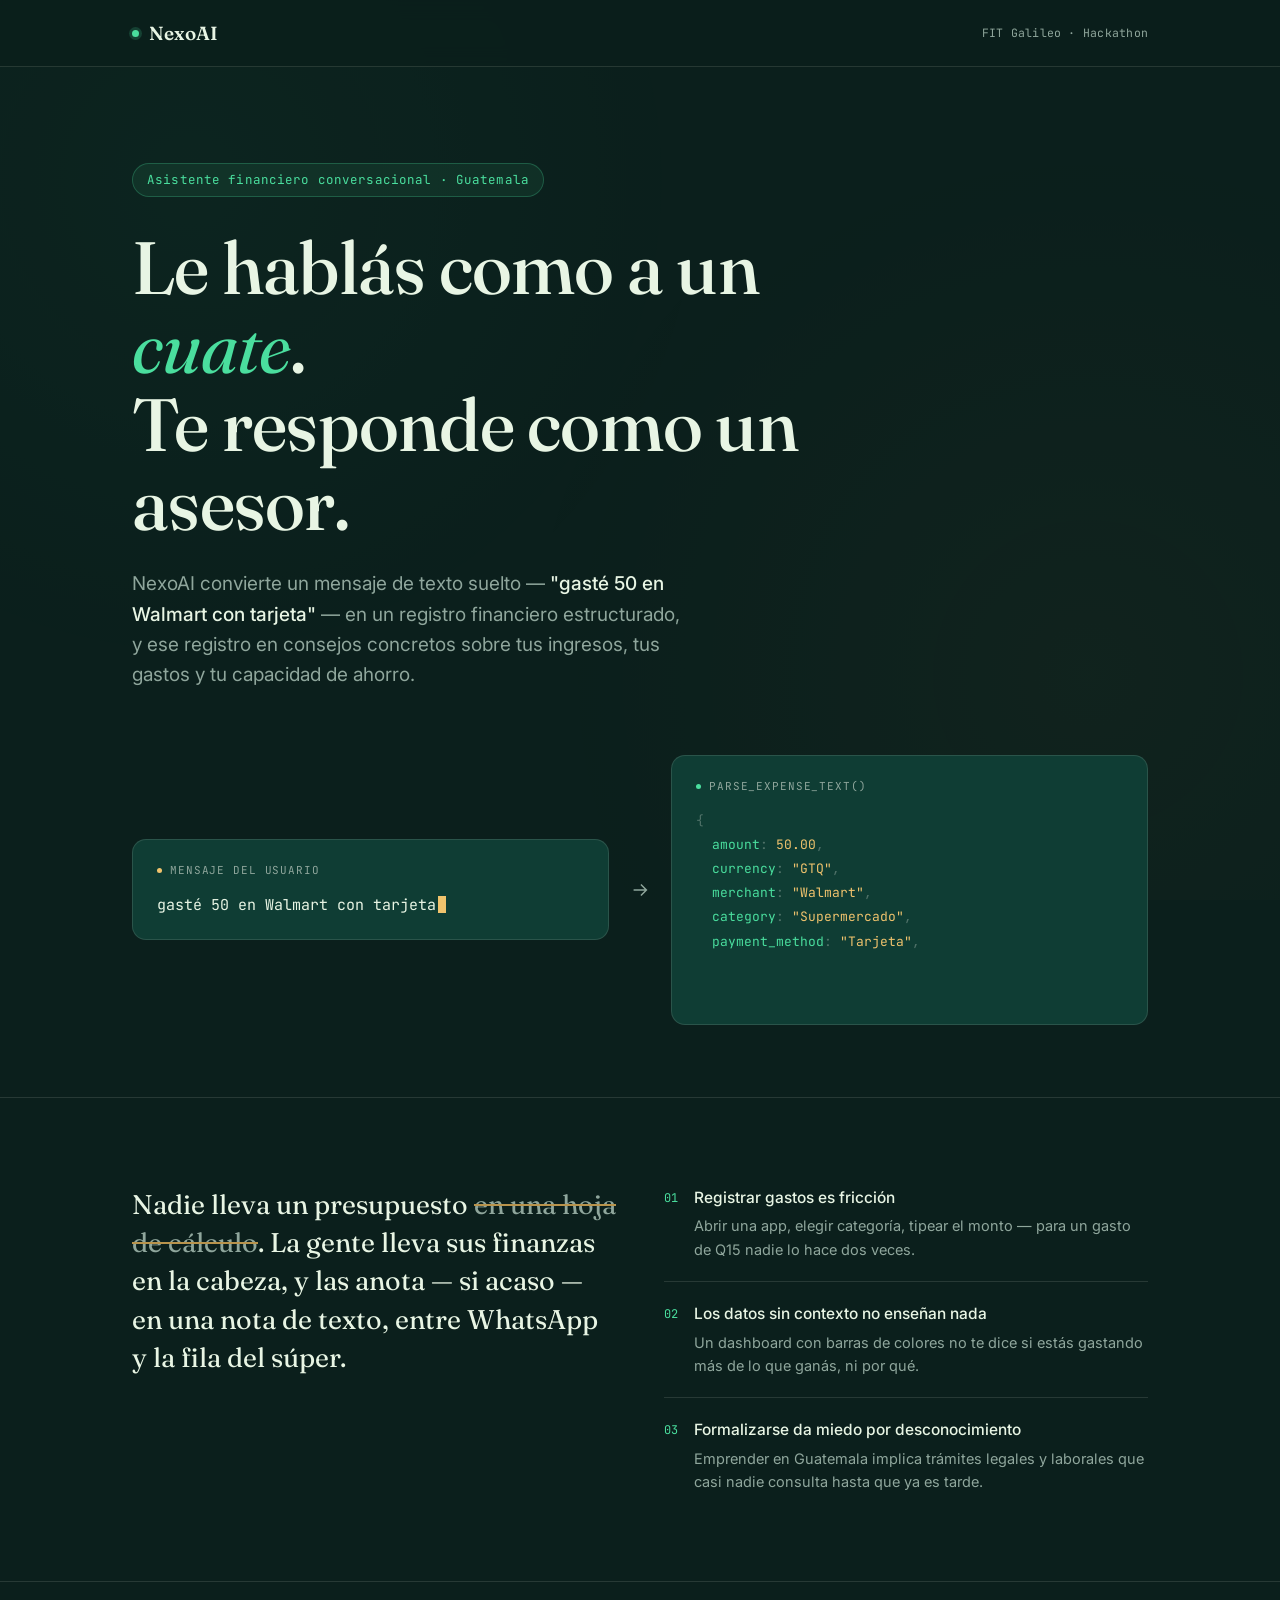
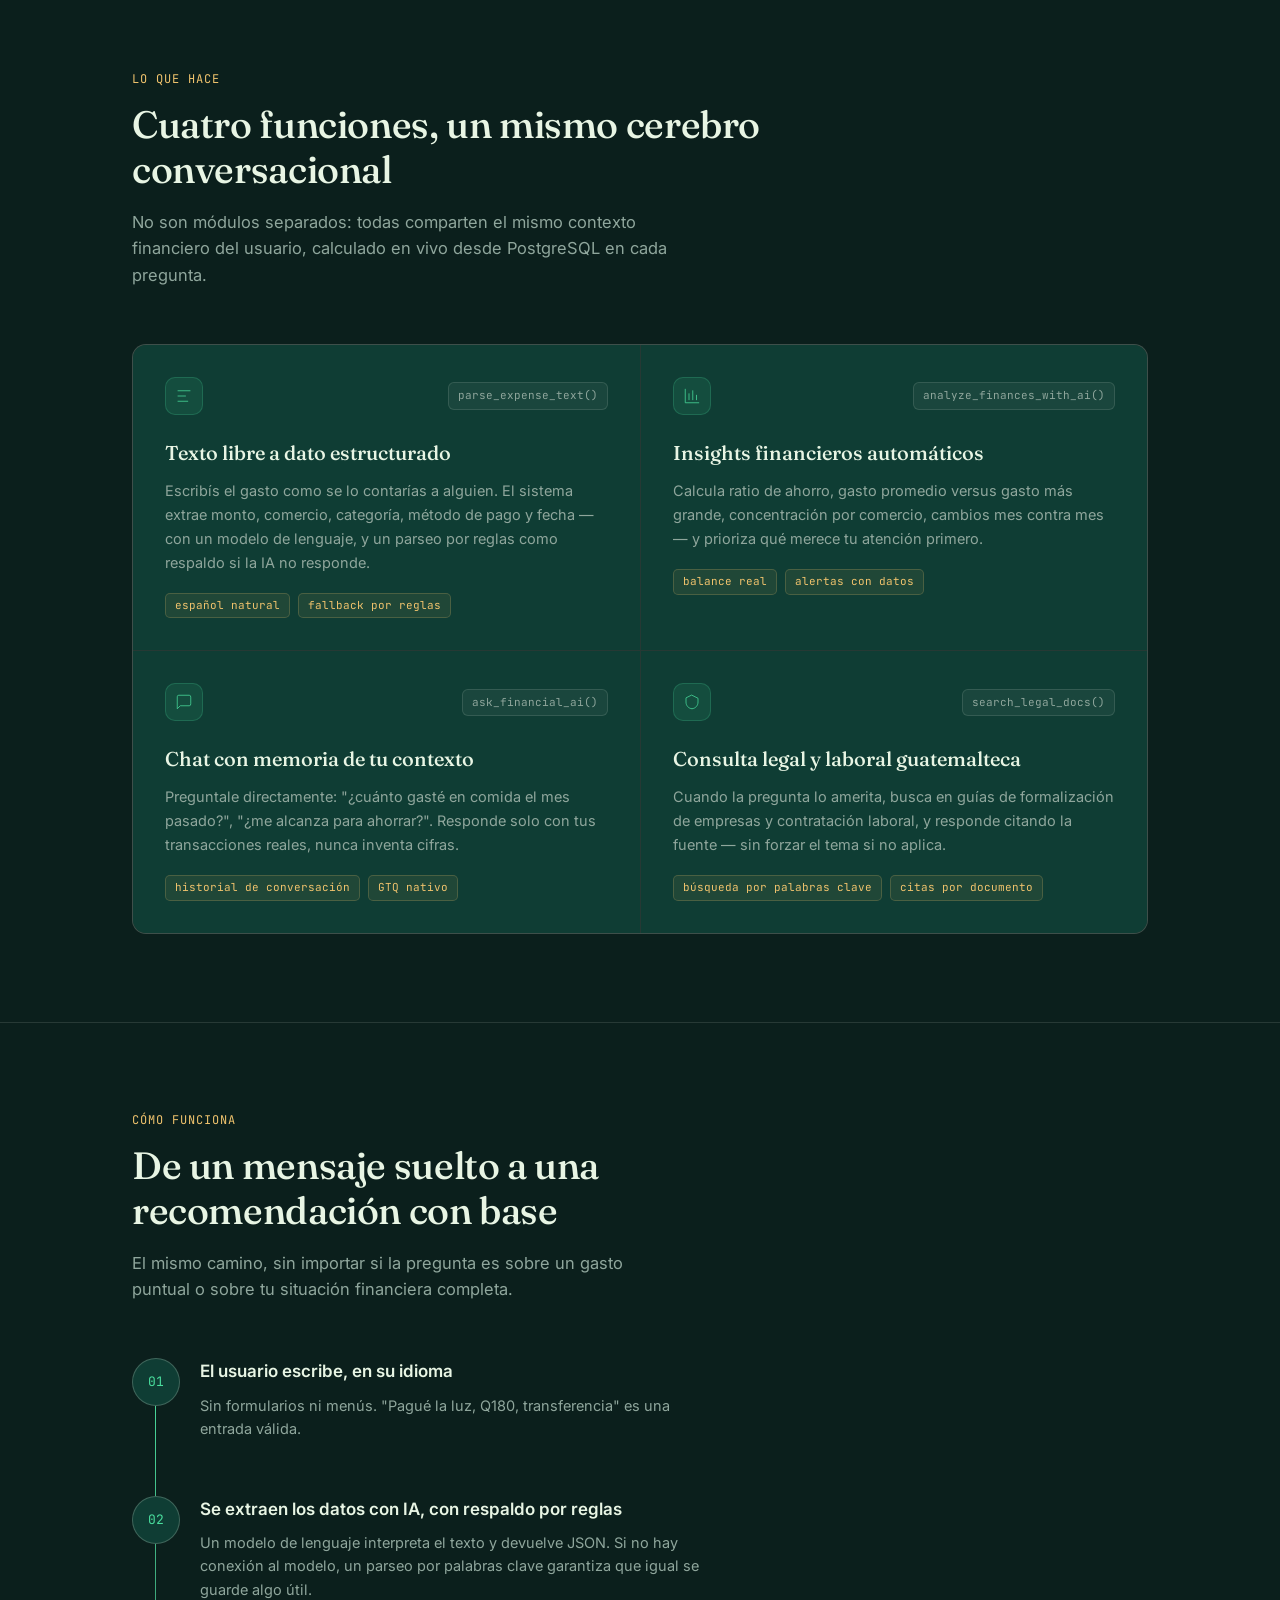
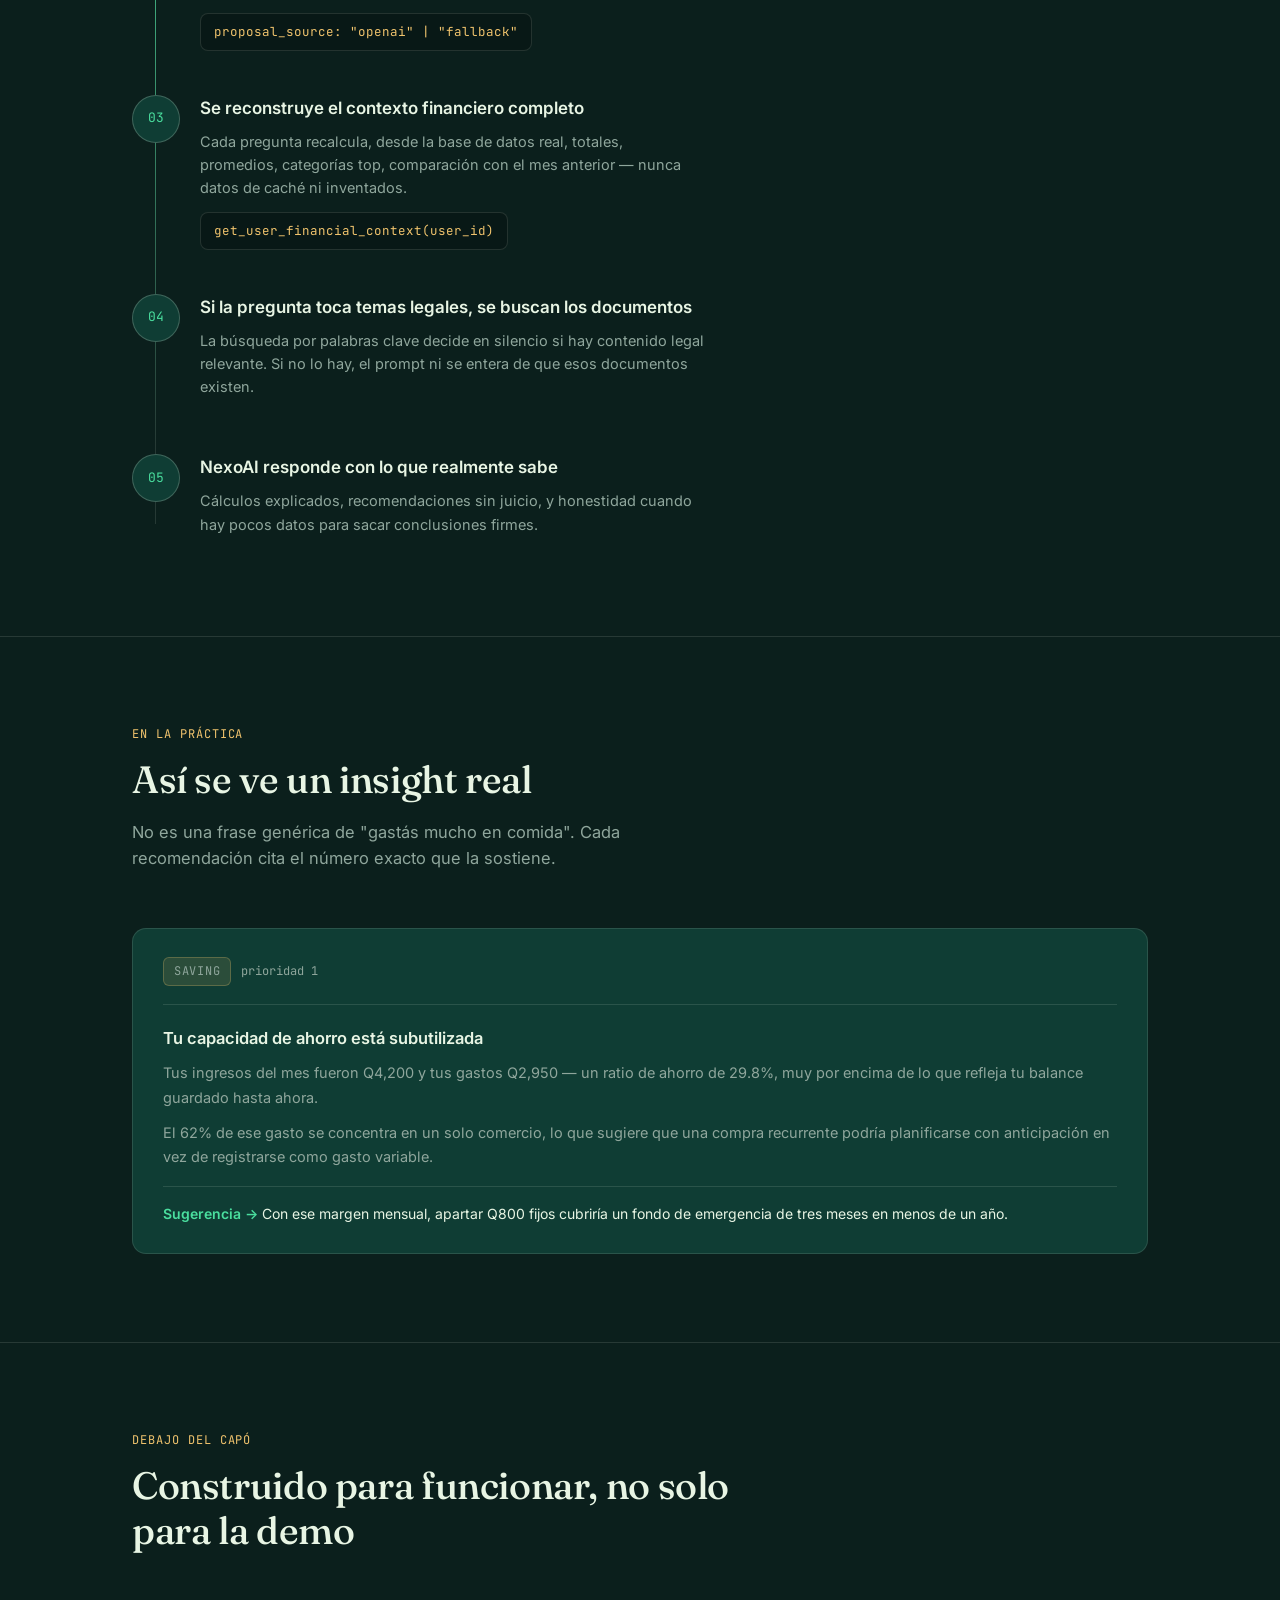
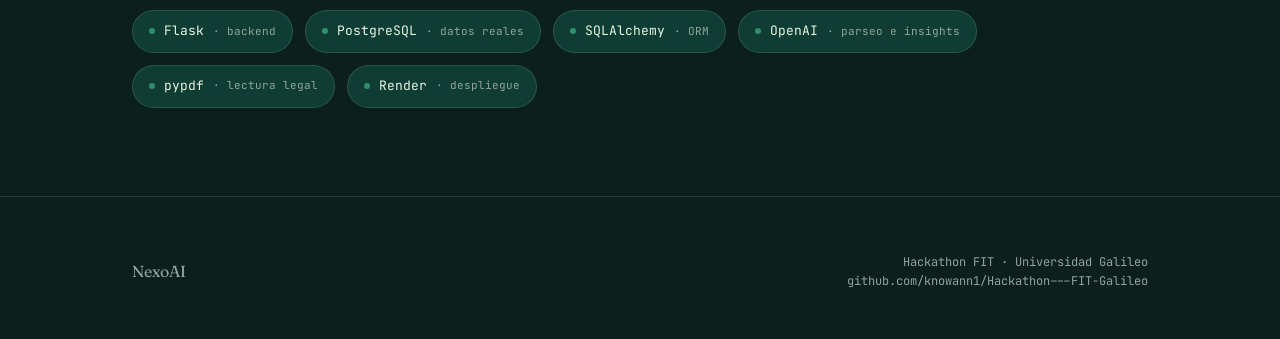
<file: que-es-nexoai.html>
<!DOCTYPE html>
<html lang="es">
<head>
<meta charset="UTF-8">
<meta name="viewport" content="width=device-width, initial-scale=1.0">
<title>Qué es NexoAI</title>
<link rel="preconnect" href="https://fonts.googleapis.com">
<link rel="preconnect" href="https://fonts.gstatic.com" crossorigin>
<link href="https://fonts.googleapis.com/css2?family=Fraunces:opsz,wght@9..144,300;9..144,400;9..144,500;9..144,600&family=Inter:wght@400;500;600&family=JetBrains+Mono:wght@400;500&display=swap" rel="stylesheet">
<style>

  :root{
    --bg: #0B1F1C;
    --surface: #0F3D34;
    --surface-2: #123f36;
    --line: rgba(232,245,228,0.12);
    --line-strong: rgba(232,245,228,0.22);
    --text: #E8F5E4;
    --text-muted: #8FA69C;
    --accent: #4ADE9E;
    --accent-dim: #2F8F6C;
    --gold: #F0C36D;
    --gold-dim: #B8934C;
    --radius: 14px;
    --font-display: 'Fraunces', Georgia, 'Times New Roman', serif;
    --font-body: 'Inter', -apple-system, 'Segoe UI', Roboto, sans-serif;
    --font-mono: 'JetBrains Mono', 'SF Mono', Consolas, monospace;
  }

  *{ box-sizing: border-box; margin: 0; padding: 0; }

  html{ scroll-behavior: smooth; }

  body{
    background: var(--bg);
    color: var(--text);
    font-family: var(--font-body);
    line-height: 1.6;
    -webkit-font-smoothing: antialiased;
    overflow-x: hidden;
  }

  ::selection{ background: var(--accent); color: var(--bg); }

  a{ color: inherit; }

  .wrap{
    max-width: 1080px;
    margin: 0 auto;
    padding: 0 32px;
  }

  @media (max-width: 640px){
    .wrap{ padding: 0 20px; }
  }

  /* ---------- background texture ---------- */

  .bg-grain{
    position: absolute;
    inset: 0;
    height: 100%;
    pointer-events: none;
    z-index: 0;
    opacity: 0.5;
    background-image:
      radial-gradient(circle at 15% 20%, rgba(74,222,158,0.06) 0%, transparent 40%),
      radial-gradient(circle at 85% 75%, rgba(240,195,109,0.05) 0%, transparent 45%);
  }

  /* ---------- nav ---------- */

  nav{
    position: sticky;
    top: 0;
    z-index: 40;
    background: rgba(11,31,28,0.85);
    backdrop-filter: blur(10px);
    border-bottom: 1px solid var(--line);
  }

  .nav-inner{
    display: flex;
    align-items: center;
    justify-content: space-between;
    padding: 18px 32px;
    max-width: 1080px;
    margin: 0 auto;
  }

  .nav-mark{
    font-family: var(--font-display);
    font-size: 19px;
    font-weight: 600;
    letter-spacing: 0.01em;
    display: flex;
    align-items: center;
    gap: 10px;
  }

  .nav-mark .dot{
    width: 7px;
    height: 7px;
    border-radius: 50%;
    background: var(--accent);
    box-shadow: 0 0 0 3px rgba(74,222,158,0.18);
  }

  .nav-tag{
    font-family: var(--font-mono);
    font-size: 11.5px;
    color: var(--text-muted);
    letter-spacing: 0.02em;
    display: none;
  }

  @media (min-width: 640px){
    .nav-tag{ display: block; }
  }

  /* ---------- hero ---------- */

  header.hero{
    padding: 96px 0 72px;
    position: relative;
  }

  .eyebrow{
    display: inline-flex;
    align-items: center;
    gap: 8px;
    font-family: var(--font-mono);
    font-size: 12.5px;
    color: var(--accent);
    background: rgba(74,222,158,0.08);
    border: 1px solid rgba(74,222,158,0.25);
    padding: 6px 14px;
    border-radius: 100px;
    margin-bottom: 32px;
    letter-spacing: 0.01em;
  }

  h1{
    font-family: var(--font-display);
    font-weight: 500;
    font-size: clamp(38px, 6.4vw, 74px);
    line-height: 1.06;
    letter-spacing: -0.01em;
    max-width: 15ch;
  }

  h1 em{
    font-style: italic;
    font-weight: 400;
    color: var(--accent);
  }

  .hero-sub{
    margin-top: 26px;
    font-size: clamp(16px, 2vw, 19px);
    color: var(--text-muted);
    max-width: 46ch;
    font-weight: 400;
  }

  .hero-sub strong{
    color: var(--text);
    font-weight: 500;
  }

  /* ---------- signature: message -> json thread ---------- */

  .thread{
    margin-top: 64px;
    display: grid;
    grid-template-columns: 1fr auto 1fr;
    align-items: center;
    gap: 20px;
  }

  @media (max-width: 760px){
    .thread{
      grid-template-columns: 1fr;
      gap: 14px;
    }
    .thread-arrow{ transform: rotate(90deg); }
  }

  .thread-card{
    background: var(--surface);
    border: 1px solid var(--line);
    border-radius: var(--radius);
    padding: 22px 24px;
    position: relative;
    overflow: hidden;
  }

  .thread-label{
    font-family: var(--font-mono);
    font-size: 11px;
    text-transform: uppercase;
    letter-spacing: 0.08em;
    color: var(--text-muted);
    margin-bottom: 14px;
    display: flex;
    align-items: center;
    gap: 8px;
  }

  .thread-label .pip{
    width: 5px;
    height: 5px;
    border-radius: 50%;
  }

  .thread-card.msg .pip{ background: var(--gold); }
  .thread-card.data .pip{ background: var(--accent); }

  .msg-text{
    font-family: var(--font-mono);
    font-size: 15px;
    color: var(--text);
    min-height: 24px;
  }

  .msg-text .cursor{
    display: inline-block;
    width: 8px;
    height: 17px;
    background: var(--gold);
    margin-left: 2px;
    vertical-align: -3px;
    animation: blink 1s step-end infinite;
  }

  @keyframes blink{ 50%{ opacity: 0; } }

  .thread-arrow{
    color: var(--text-muted);
    font-size: 20px;
    display: flex;
    align-items: center;
    justify-content: center;
  }

  .json-out{
    font-family: var(--font-mono);
    font-size: 13px;
    line-height: 1.85;
    color: var(--text-muted);
  }

  .json-out .k{ color: var(--accent); }
  .json-out .v{ color: var(--gold); }
  .json-out .punct{ color: var(--text-muted); opacity: 0.5; }

  .json-line{
    opacity: 0;
    transform: translateY(4px);
    transition: opacity 0.35s ease, transform 0.35s ease;
  }

  .json-line.show{ opacity: 1; transform: translateY(0); }

  /* ---------- section shell ---------- */

  section{
    padding: 88px 0;
    border-top: 1px solid var(--line);
    position: relative;
  }

  .section-head{
    max-width: 640px;
    margin-bottom: 56px;
  }

  .section-kicker{
    font-family: var(--font-mono);
    font-size: 12px;
    color: var(--gold);
    letter-spacing: 0.08em;
    text-transform: uppercase;
    margin-bottom: 14px;
  }

  h2{
    font-family: var(--font-display);
    font-weight: 500;
    font-size: clamp(26px, 3.6vw, 38px);
    line-height: 1.18;
    letter-spacing: -0.01em;
  }

  .section-head p{
    margin-top: 16px;
    color: var(--text-muted);
    font-size: 16.5px;
    max-width: 54ch;
  }

  /* ---------- problem ---------- */

  .problem-grid{
    display: grid;
    grid-template-columns: 1fr 1fr;
    gap: 48px;
    align-items: start;
  }

  @media (max-width: 760px){
    .problem-grid{ grid-template-columns: 1fr; }
  }

  .problem-lede{
    font-family: var(--font-display);
    font-size: clamp(21px, 2.6vw, 27px);
    font-weight: 400;
    line-height: 1.42;
    color: var(--text);
  }

  .problem-lede .strike{
    text-decoration: line-through;
    text-decoration-color: var(--gold-dim);
    text-decoration-thickness: 1.5px;
    color: var(--text-muted);
  }

  .problem-list{
    display: flex;
    flex-direction: column;
    gap: 20px;
  }

  .problem-item{
    display: flex;
    gap: 16px;
    padding-bottom: 20px;
    border-bottom: 1px solid var(--line);
  }

  .problem-item:last-child{ border-bottom: none; padding-bottom: 0; }

  .problem-num{
    font-family: var(--font-mono);
    font-size: 12px;
    color: var(--accent);
    padding-top: 3px;
    flex-shrink: 0;
  }

  .problem-item h3{
    font-family: var(--font-body);
    font-weight: 500;
    font-size: 15.5px;
    margin-bottom: 4px;
  }

  .problem-item p{
    color: var(--text-muted);
    font-size: 14.5px;
  }

  /* ---------- capabilities ---------- */

  .cap-grid{
    display: grid;
    grid-template-columns: repeat(2, 1fr);
    gap: 1px;
    background: var(--line);
    border: 1px solid var(--line);
    border-radius: var(--radius);
    overflow: hidden;
  }

  @media (max-width: 700px){
    .cap-grid{ grid-template-columns: 1fr; }
  }

  .cap-card{
    background: var(--surface);
    padding: 32px;
    transition: background 0.25s ease;
  }

  .cap-card:hover{ background: var(--surface-2); }

  .cap-top{
    display: flex;
    align-items: center;
    justify-content: space-between;
    margin-bottom: 22px;
  }

  .cap-icon{
    width: 38px;
    height: 38px;
    border-radius: 10px;
    background: rgba(74,222,158,0.1);
    border: 1px solid rgba(74,222,158,0.2);
    display: flex;
    align-items: center;
    justify-content: center;
  }

  .cap-icon svg{ width: 18px; height: 18px; stroke: var(--accent); }

  .cap-fn{
    font-family: var(--font-mono);
    font-size: 11px;
    color: var(--text-muted);
    background: rgba(232,245,228,0.05);
    padding: 4px 9px;
    border-radius: 6px;
    border: 1px solid var(--line);
  }

  .cap-card h3{
    font-family: var(--font-display);
    font-weight: 500;
    font-size: 20px;
    margin-bottom: 10px;
  }

  .cap-card p{
    color: var(--text-muted);
    font-size: 14.5px;
    line-height: 1.65;
  }

  .cap-tags{
    margin-top: 18px;
    display: flex;
    flex-wrap: wrap;
    gap: 8px;
  }

  .cap-tag{
    font-family: var(--font-mono);
    font-size: 11px;
    color: var(--gold);
    background: rgba(240,195,109,0.08);
    border: 1px solid rgba(240,195,109,0.2);
    padding: 3px 9px;
    border-radius: 5px;
  }

  /* ---------- how it works ---------- */

  .flow{
    position: relative;
  }

  .flow-line{
    position: absolute;
    left: 23px;
    top: 12px;
    bottom: 12px;
    width: 1px;
    background: linear-gradient(to bottom, var(--accent), var(--line) 90%);
  }

  @media (max-width: 640px){
    .flow-line{ left: 19px; }
  }

  .flow-step{
    position: relative;
    padding-left: 68px;
    padding-bottom: 44px;
  }

  @media (max-width: 640px){
    .flow-step{ padding-left: 56px; padding-bottom: 36px; }
  }

  .flow-step:last-child{ padding-bottom: 0; }

  .flow-marker{
    position: absolute;
    left: 0;
    top: 0;
    width: 48px;
    height: 48px;
    border-radius: 50%;
    background: var(--surface);
    border: 1px solid var(--line-strong);
    display: flex;
    align-items: center;
    justify-content: center;
    font-family: var(--font-mono);
    font-size: 13px;
    color: var(--accent);
  }

  @media (max-width: 640px){
    .flow-marker{ width: 40px; height: 40px; font-size: 12px; }
  }

  .flow-step h3{
    font-family: var(--font-body);
    font-weight: 600;
    font-size: 17px;
    margin-bottom: 8px;
  }

  .flow-step p{
    color: var(--text-muted);
    font-size: 14.5px;
    max-width: 56ch;
    margin-bottom: 12px;
  }

  .flow-code{
    display: inline-block;
    font-family: var(--font-mono);
    font-size: 12.5px;
    color: var(--gold);
    background: rgba(0,0,0,0.2);
    border: 1px solid var(--line);
    padding: 8px 13px;
    border-radius: 8px;
  }

  /* ---------- example insight ---------- */

  .insight-demo{
    background: var(--surface);
    border: 1px solid var(--line);
    border-radius: var(--radius);
    padding: 28px 30px;
  }

  .insight-demo-head{
    display: flex;
    align-items: center;
    gap: 10px;
    margin-bottom: 20px;
    padding-bottom: 18px;
    border-bottom: 1px solid var(--line);
  }

  .insight-badge{
    font-family: var(--font-mono);
    font-size: 10.5px;
    text-transform: uppercase;
    letter-spacing: 0.06em;
    padding: 4px 10px;
    border-radius: 6px;
    background: rgba(240,195,109,0.12);
    color: var(--gold);
    border: 1px solid rgba(240,195,109,0.25);
  }

  .insight-demo-head span{
    font-family: var(--font-mono);
    font-size: 12px;
    color: var(--text-muted);
  }

  .insight-demo h4{
    font-family: var(--font-body);
    font-weight: 600;
    font-size: 16.5px;
    margin-bottom: 10px;
  }

  .insight-demo p{
    color: var(--text-muted);
    font-size: 14.5px;
    line-height: 1.7;
  }

  .insight-demo p + p{ margin-top: 10px; }

  .insight-demo .rec{
    margin-top: 16px;
    padding-top: 16px;
    border-top: 1px solid var(--line);
    font-size: 14px;
    color: var(--text);
  }

  .insight-demo .rec strong{ color: var(--accent); font-weight: 600; }

  /* ---------- stack ---------- */

  .stack-row{
    display: flex;
    flex-wrap: wrap;
    gap: 12px;
  }

  .stack-chip{
    display: flex;
    align-items: center;
    gap: 9px;
    font-family: var(--font-mono);
    font-size: 13px;
    color: var(--text);
    background: var(--surface);
    border: 1px solid var(--line);
    padding: 10px 16px;
    border-radius: 100px;
  }

  .stack-chip .stack-role{
    color: var(--text-muted);
    font-size: 11px;
  }

  .stack-chip::before{
    content: '';
    width: 6px;
    height: 6px;
    border-radius: 50%;
    background: var(--accent-dim);
  }

  /* ---------- footer ---------- */

  footer{
    padding: 56px 0 48px;
    border-top: 1px solid var(--line);
  }

  .footer-inner{
    display: flex;
    align-items: center;
    justify-content: space-between;
    flex-wrap: wrap;
    gap: 20px;
  }

  .footer-mark{
    font-family: var(--font-display);
    font-size: 16px;
    color: var(--text-muted);
  }

  .footer-meta{
    font-family: var(--font-mono);
    font-size: 12px;
    color: var(--text-muted);
    text-align: right;
  }

  .footer-meta a{
    color: var(--accent);
    text-decoration: none;
    border-bottom: 1px solid rgba(74,222,158,0.3);
  }

  /* ---------- reveal on scroll ---------- */

  .reveal{
    opacity: 0;
    transform: translateY(18px);
    transition: opacity 0.7s cubic-bezier(0.16,1,0.3,1), transform 0.7s cubic-bezier(0.16,1,0.3,1);
  }

  .reveal.in{ opacity: 1; transform: translateY(0); }

  @media (prefers-reduced-motion: reduce){
    *{ animation: none !important; transition: none !important; }
    .reveal{ opacity: 1; transform: none; }
  }

</style>
</head>
<body>

<div class="bg-grain"></div>

<nav>
  <div class="nav-inner">
    <div class="nav-mark"><span class="dot"></span>NexoAI</div>
    <div class="nav-tag">FIT Galileo · Hackathon</div>
  </div>
</nav>

<header class="hero">
  <div class="wrap">
    <div class="eyebrow">Asistente financiero conversacional · Guatemala</div>
    <h1>Le hablás como a un <em>cuate</em>.<br>Te responde como un asesor.</h1>
    <p class="hero-sub">NexoAI convierte un mensaje de texto suelto —<strong> "gasté 50 en Walmart con tarjeta" </strong>— en un registro financiero estructurado, y ese registro en consejos concretos sobre tus ingresos, tus gastos y tu capacidad de ahorro.</p>

    <div class="thread">
      <div class="thread-card msg">
        <div class="thread-label"><span class="pip"></span>mensaje del usuario</div>
        <div class="msg-text" id="typedMsg"><span class="cursor"></span></div>
      </div>
      <div class="thread-arrow">
        <svg width="22" height="22" viewBox="0 0 24 24" fill="none" stroke="currentColor" stroke-width="1.6"><path d="M5 12h13M13 6l6 6-6 6"/></svg>
      </div>
      <div class="thread-card data">
        <div class="thread-label"><span class="pip"></span>parse_expense_text()</div>
        <div class="json-out" id="jsonOut"></div>
      </div>
    </div>
  </div>
</header>

<section id="problema">
  <div class="wrap">
    <div class="problem-grid">
      <div class="problem-lede reveal">
        Nadie lleva un presupuesto <span class="strike">en una hoja de cálculo</span>. La gente lleva sus finanzas en la cabeza, y las anota — si acaso — en una nota de texto, entre WhatsApp y la fila del súper.
      </div>
      <div class="problem-list">
        <div class="problem-item reveal">
          <div class="problem-num">01</div>
          <div>
            <h3>Registrar gastos es fricción</h3>
            <p>Abrir una app, elegir categoría, tipear el monto — para un gasto de Q15 nadie lo hace dos veces.</p>
          </div>
        </div>
        <div class="problem-item reveal">
          <div class="problem-num">02</div>
          <div>
            <h3>Los datos sin contexto no enseñan nada</h3>
            <p>Un dashboard con barras de colores no te dice si estás gastando más de lo que ganás, ni por qué.</p>
          </div>
        </div>
        <div class="problem-item reveal">
          <div class="problem-num">03</div>
          <div>
            <h3>Formalizarse da miedo por desconocimiento</h3>
            <p>Emprender en Guatemala implica trámites legales y laborales que casi nadie consulta hasta que ya es tarde.</p>
          </div>
        </div>
      </div>
    </div>
  </div>
</section>

<section id="capacidades">
  <div class="wrap">
    <div class="section-head reveal">
      <div class="section-kicker">Lo que hace</div>
      <h2>Cuatro funciones, un mismo cerebro conversacional</h2>
      <p>No son módulos separados: todas comparten el mismo contexto financiero del usuario, calculado en vivo desde PostgreSQL en cada pregunta.</p>
    </div>

    <div class="cap-grid reveal">
      <div class="cap-card">
        <div class="cap-top">
          <div class="cap-icon">
            <svg viewBox="0 0 24 24" fill="none" stroke-linecap="round" stroke-linejoin="round"><path d="M4 5h16M4 12h10M4 19h13"/></svg>
          </div>
          <div class="cap-fn">parse_expense_text()</div>
        </div>
        <h3>Texto libre a dato estructurado</h3>
        <p>Escribís el gasto como se lo contarías a alguien. El sistema extrae monto, comercio, categoría, método de pago y fecha — con un modelo de lenguaje, y un parseo por reglas como respaldo si la IA no responde.</p>
        <div class="cap-tags">
          <span class="cap-tag">español natural</span>
          <span class="cap-tag">fallback por reglas</span>
        </div>
      </div>

      <div class="cap-card">
        <div class="cap-top">
          <div class="cap-icon">
            <svg viewBox="0 0 24 24" fill="none" stroke-linecap="round" stroke-linejoin="round"><path d="M3 3v18h18M8 17V9m5 8V5m5 12v-6"/></svg>
          </div>
          <div class="cap-fn">analyze_finances_with_ai()</div>
        </div>
        <h3>Insights financieros automáticos</h3>
        <p>Calcula ratio de ahorro, gasto promedio versus gasto más grande, concentración por comercio, cambios mes contra mes — y prioriza qué merece tu atención primero.</p>
        <div class="cap-tags">
          <span class="cap-tag">balance real</span>
          <span class="cap-tag">alertas con datos</span>
        </div>
      </div>

      <div class="cap-card">
        <div class="cap-top">
          <div class="cap-icon">
            <svg viewBox="0 0 24 24" fill="none" stroke-linecap="round" stroke-linejoin="round"><path d="M21 15a2 2 0 0 1-2 2H7l-4 4V5a2 2 0 0 1 2-2h14a2 2 0 0 1 2 2z"/></svg>
          </div>
          <div class="cap-fn">ask_financial_ai()</div>
        </div>
        <h3>Chat con memoria de tu contexto</h3>
        <p>Preguntale directamente: "¿cuánto gasté en comida el mes pasado?", "¿me alcanza para ahorrar?". Responde solo con tus transacciones reales, nunca inventa cifras.</p>
        <div class="cap-tags">
          <span class="cap-tag">historial de conversación</span>
          <span class="cap-tag">GTQ nativo</span>
        </div>
      </div>

      <div class="cap-card">
        <div class="cap-top">
          <div class="cap-icon">
            <svg viewBox="0 0 24 24" fill="none" stroke-linecap="round" stroke-linejoin="round"><path d="M12 3l8 4v5c0 5-3.5 8.5-8 9-4.5-.5-8-4-8-9V7z"/></svg>
          </div>
          <div class="cap-fn">search_legal_docs()</div>
        </div>
        <h3>Consulta legal y laboral guatemalteca</h3>
        <p>Cuando la pregunta lo amerita, busca en guías de formalización de empresas y contratación laboral, y responde citando la fuente — sin forzar el tema si no aplica.</p>
        <div class="cap-tags">
          <span class="cap-tag">búsqueda por palabras clave</span>
          <span class="cap-tag">citas por documento</span>
        </div>
      </div>
    </div>
  </div>
</section>

<section id="flujo">
  <div class="wrap">
    <div class="section-head reveal">
      <div class="section-kicker">Cómo funciona</div>
      <h2>De un mensaje suelto a una recomendación con base</h2>
      <p>El mismo camino, sin importar si la pregunta es sobre un gasto puntual o sobre tu situación financiera completa.</p>
    </div>

    <div class="flow reveal">
      <div class="flow-line"></div>

      <div class="flow-step">
        <div class="flow-marker">01</div>
        <h3>El usuario escribe, en su idioma</h3>
        <p>Sin formularios ni menús. "Pagué la luz, Q180, transferencia" es una entrada válida.</p>
      </div>

      <div class="flow-step">
        <div class="flow-marker">02</div>
        <h3>Se extraen los datos con IA, con respaldo por reglas</h3>
        <p>Un modelo de lenguaje interpreta el texto y devuelve JSON. Si no hay conexión al modelo, un parseo por palabras clave garantiza que igual se guarde algo útil.</p>
        <span class="flow-code">proposal_source: "openai" | "fallback"</span>
      </div>

      <div class="flow-step">
        <div class="flow-marker">03</div>
        <h3>Se reconstruye el contexto financiero completo</h3>
        <p>Cada pregunta recalcula, desde la base de datos real, totales, promedios, categorías top, comparación con el mes anterior — nunca datos de caché ni inventados.</p>
        <span class="flow-code">get_user_financial_context(user_id)</span>
      </div>

      <div class="flow-step">
        <div class="flow-marker">04</div>
        <h3>Si la pregunta toca temas legales, se buscan los documentos</h3>
        <p>La búsqueda por palabras clave decide en silencio si hay contenido legal relevante. Si no lo hay, el prompt ni se entera de que esos documentos existen.</p>
      </div>

      <div class="flow-step">
        <div class="flow-marker">05</div>
        <h3>NexoAI responde con lo que realmente sabe</h3>
        <p>Cálculos explicados, recomendaciones sin juicio, y honestidad cuando hay pocos datos para sacar conclusiones firmes.</p>
      </div>
    </div>
  </div>
</section>

<section id="ejemplo">
  <div class="wrap">
    <div class="section-head reveal">
      <div class="section-kicker">En la práctica</div>
      <h2>Así se ve un insight real</h2>
      <p>No es una frase genérica de "gastás mucho en comida". Cada recomendación cita el número exacto que la sostiene.</p>
    </div>

    <div class="insight-demo reveal">
      <div class="insight-demo-head">
        <span class="insight-badge">saving</span>
        <span>prioridad 1</span>
      </div>
      <h4>Tu capacidad de ahorro está subutilizada</h4>
      <p>Tus ingresos del mes fueron Q4,200 y tus gastos Q2,950 — un ratio de ahorro de 29.8%, muy por encima de lo que refleja tu balance guardado hasta ahora.</p>
      <p>El 62% de ese gasto se concentra en un solo comercio, lo que sugiere que una compra recurrente podría planificarse con anticipación en vez de registrarse como gasto variable.</p>
      <div class="rec"><strong>Sugerencia →</strong> Con ese margen mensual, apartar Q800 fijos cubriría un fondo de emergencia de tres meses en menos de un año.</div>
    </div>
  </div>
</section>

<section id="stack">
  <div class="wrap">
    <div class="section-head reveal">
      <div class="section-kicker">Debajo del capó</div>
      <h2>Construido para funcionar, no solo para la demo</h2>
    </div>

    <div class="stack-row reveal">
      <div class="stack-chip">Flask <span class="stack-role">· backend</span></div>
      <div class="stack-chip">PostgreSQL <span class="stack-role">· datos reales</span></div>
      <div class="stack-chip">SQLAlchemy <span class="stack-role">· ORM</span></div>
      <div class="stack-chip">OpenAI <span class="stack-role">· parseo e insights</span></div>
      <div class="stack-chip">pypdf <span class="stack-role">· lectura legal</span></div>
      <div class="stack-chip">Render <span class="stack-role">· despliegue</span></div>
    </div>
  </div>
</section>

<footer>
  <div class="wrap">
    <div class="footer-inner">
      <div class="footer-mark">NexoAI</div>
      <div class="footer-meta">Hackathon FIT · Universidad Galileo<br>github.com/knowann1/Hackathon---FIT-Galileo</div>
    </div>
  </div>
</footer>

<script>

  var typedMsg = document.getElementById('typedMsg');
  var jsonOut = document.getElementById('jsonOut');

  var sampleMessage = 'gasté 50 en Walmart con tarjeta';

  var sampleFields = [
    { k: 'amount', v: '50.00' },
    { k: 'currency', v: '"GTQ"' },
    { k: 'merchant', v: '"Walmart"' },
    { k: 'category', v: '"Supermercado"' },
    { k: 'payment_method', v: '"Tarjeta"' },
    { k: 'transaction_type', v: '"expense"' }
  ];

  function buildJsonHtml(){

    var html = '<span class="json-line show"><span class="punct">{</span></span>';

    for (var i = 0; i < sampleFields.length; i++){
      var f = sampleFields[i];
      var comma = (i < sampleFields.length - 1) ? '<span class="punct">,</span>' : '';
      html += '<div class="json-line" data-idx="' + i + '" style="padding-left:16px">' +
              '<span class="k">' + f.k + '</span><span class="punct">: </span>' +
              '<span class="v">' + f.v + '</span>' + comma +
              '</div>';
    }

    html += '<span class="json-line" data-idx="' + sampleFields.length + '"><span class="punct">}</span></span>';

    return html;
  }

  jsonOut.innerHTML = buildJsonHtml();

  var jsonLines = jsonOut.querySelectorAll('.json-line[data-idx]');

  function typeMessage(){

    var i = 0;

    typedMsg.innerHTML = '<span class="cursor"></span>';

    var interval = setInterval(function(){

      if (i >= sampleMessage.length){
        clearInterval(interval);
        revealJson();
        return;
      }

      typedMsg.innerHTML = sampleMessage.slice(0, i + 1) + '<span class="cursor"></span>';
      i++;

    }, 42);
  }

  function revealJson(){

    var j = 0;

    var interval = setInterval(function(){

      if (j >= jsonLines.length){
        clearInterval(interval);
        setTimeout(resetThread, 2600);
        return;
      }

      jsonLines[j].classList.add('show');
      j++;

    }, 130);
  }

  function resetThread(){

    jsonLines.forEach(function(line){ line.classList.remove('show'); });

    setTimeout(typeMessage, 400);
  }

  if (!window.matchMedia('(prefers-reduced-motion: reduce)').matches){
    typeMessage();
  } else {
    typedMsg.textContent = sampleMessage;
    jsonLines.forEach(function(line){ line.classList.add('show'); });
  }

  var revealEls = document.querySelectorAll('.reveal');

  if ('IntersectionObserver' in window){

    var io = new IntersectionObserver(function(entries){

      entries.forEach(function(entry){
        if (entry.isIntersecting){
          entry.target.classList.add('in');
          io.unobserve(entry.target);
        }
      });

    }, { threshold: 0.12, rootMargin: '0px 0px -60px 0px' });

    revealEls.forEach(function(el){ io.observe(el); });

  } else {
    revealEls.forEach(function(el){ el.classList.add('in'); });
  }

</script>

</body>
</html>
</file>
